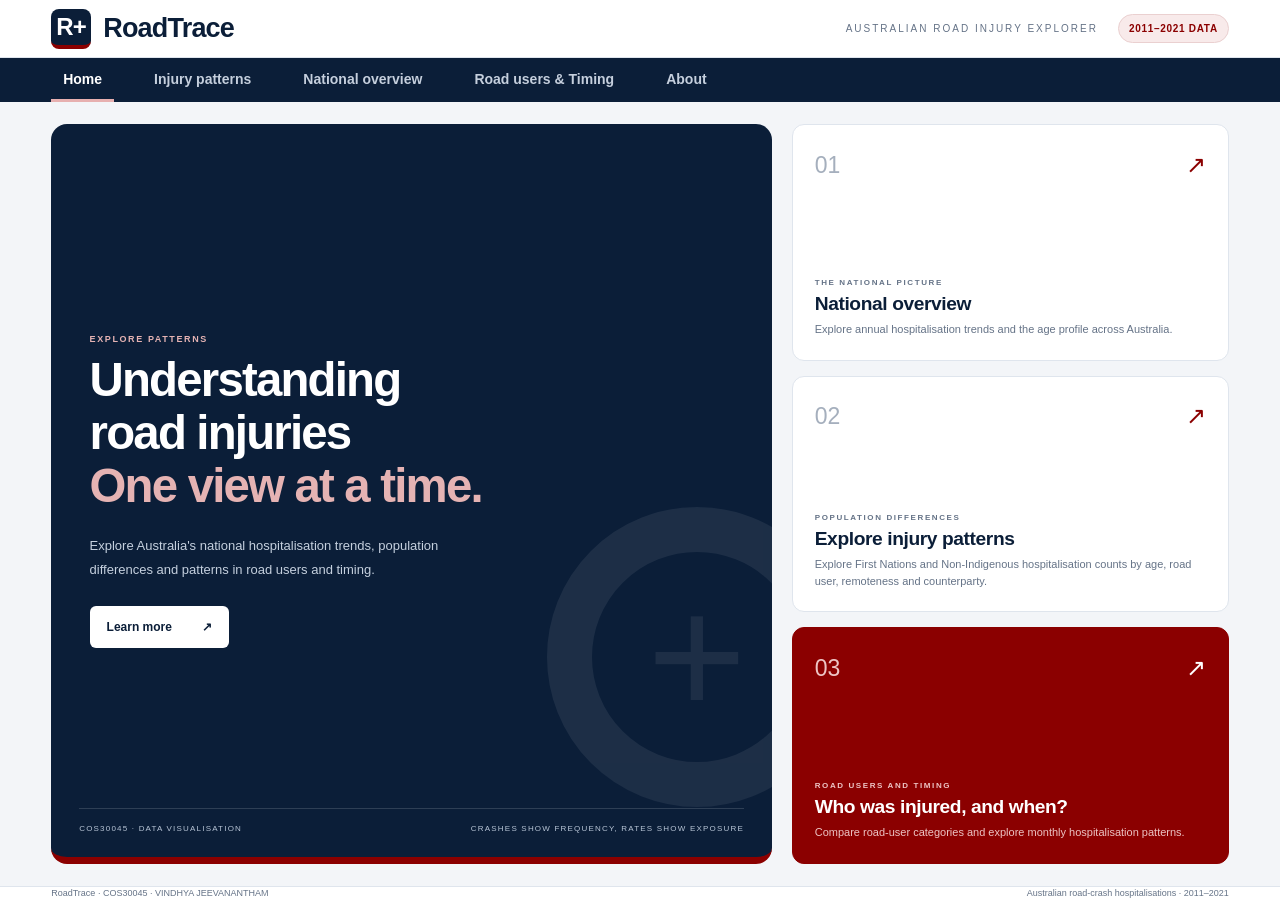
<file: index.html>
<!DOCTYPE html>
<html lang="en">

<head>
    <meta charset="UTF-8">
    <meta name="viewport" content="width=device-width, initial-scale=1.0">

    <title>RoadTrace | Home</title>
<link rel="stylesheet" href="css/style.css">
<link rel="stylesheet" href="css/navigation.css">
    <link rel="stylesheet" href="css/style.css">
    <script src="js/scripts.js" defer></script>
</head>

<body>
    <header class="site-header">
        <a href="index.html" class="brand">
            <span class="brand-logo">R+</span>
            RoadTrace
        </a>

        <span class="header-caption">
            AUSTRALIAN ROAD INJURY EXPLORER
        </span>

        <span class="prototype-badge">2011–2021 DATA</span>
    </header>

    <nav class="site-nav" aria-label="Main navigation">
        <a href="index.html" aria-current="page">Home</a>
        <a href="injuries.html">Injury patterns</a>
        <a href="national.html">National overview</a>
        <a href="timing.html">Road users & Timing</a>
        <a href="about.html">About</a>
    </nav>

    <main class="home-layout">
        <section class="home-hero">
            <div class="hero-copy">
                <p class="eyebrow">EXPLORE PATTERNS</p>

                <h1>
                    Understanding<br>
                    road injuries<br>
                    <span>One view at a time.</span>
                </h1>

                <p class="hero-description">
                    Explore Australia's national hospitalisation trends,
                    population differences and patterns in road users
                    and timing.
                </p>

                <a href="about.html" class="primary-button">
                    Learn more
                    <span aria-hidden="true">↗</span>
                </a>
            </div>

            <div class="hero-decoration" aria-hidden="true">
                <div class="decoration-ring"></div>
                <span>+</span>
            </div>

            <div class="hero-bottom">
                <span>COS30045 · DATA VISUALISATION</span>
                <span>CRASHES SHOW FREQUENCY, RATES SHOW EXPOSURE</span>
            </div>
        </section>

        <section class="home-links" aria-label="Explore the website">
            <a href="national.html" class="destination-card">
                <div class="destination-top">
                    <span class="card-number">01</span>
                    <span class="card-arrow" aria-hidden="true">↗</span>
                </div>

                <div>
                    <p class="eyebrow">THE NATIONAL PICTURE</p>
                    <h2>National overview</h2>
                    <p>
                        Explore annual hospitalisation trends
                        and the age profile across Australia.
                    </p>
                </div>
            </a>

            <a href="injuries.html" class="destination-card">
                <div class="destination-top">
                    <span class="card-number">02</span>
                    <span class="card-arrow" aria-hidden="true">↗</span>
                </div>

                <div>
                    <p class="eyebrow">POPULATION DIFFERENCES</p>
                    <h2>Explore injury patterns</h2>
                    <p>
                        Explore First Nations and Non-Indigenous
                        hospitalisation counts by age, road user,
                        remoteness and counterparty.
                    </p>
                </div>
            </a>

            <a href="timing.html" class="destination-card red-card">
                <div class="destination-top">
                    <span class="card-number">03</span>
                    <span class="card-arrow" aria-hidden="true">↗</span>
                </div>

                <div>
                    <p class="eyebrow">ROAD USERS AND TIMING</p>
                    <h2>Who was injured, and when?</h2>
                    <p>
                        Compare road-user categories and explore
                        monthly hospitalisation patterns.
                    </p>
                </div>
            </a>
        </section>
    </main>

    <footer class="site-footer">
        <span>RoadTrace · COS30045 · VINDHYA JEEVANANTHAM</span>
        <span>Australian road-crash hospitalisations · 2011–2021</span>
    </footer>
</body>

</html>
</file>
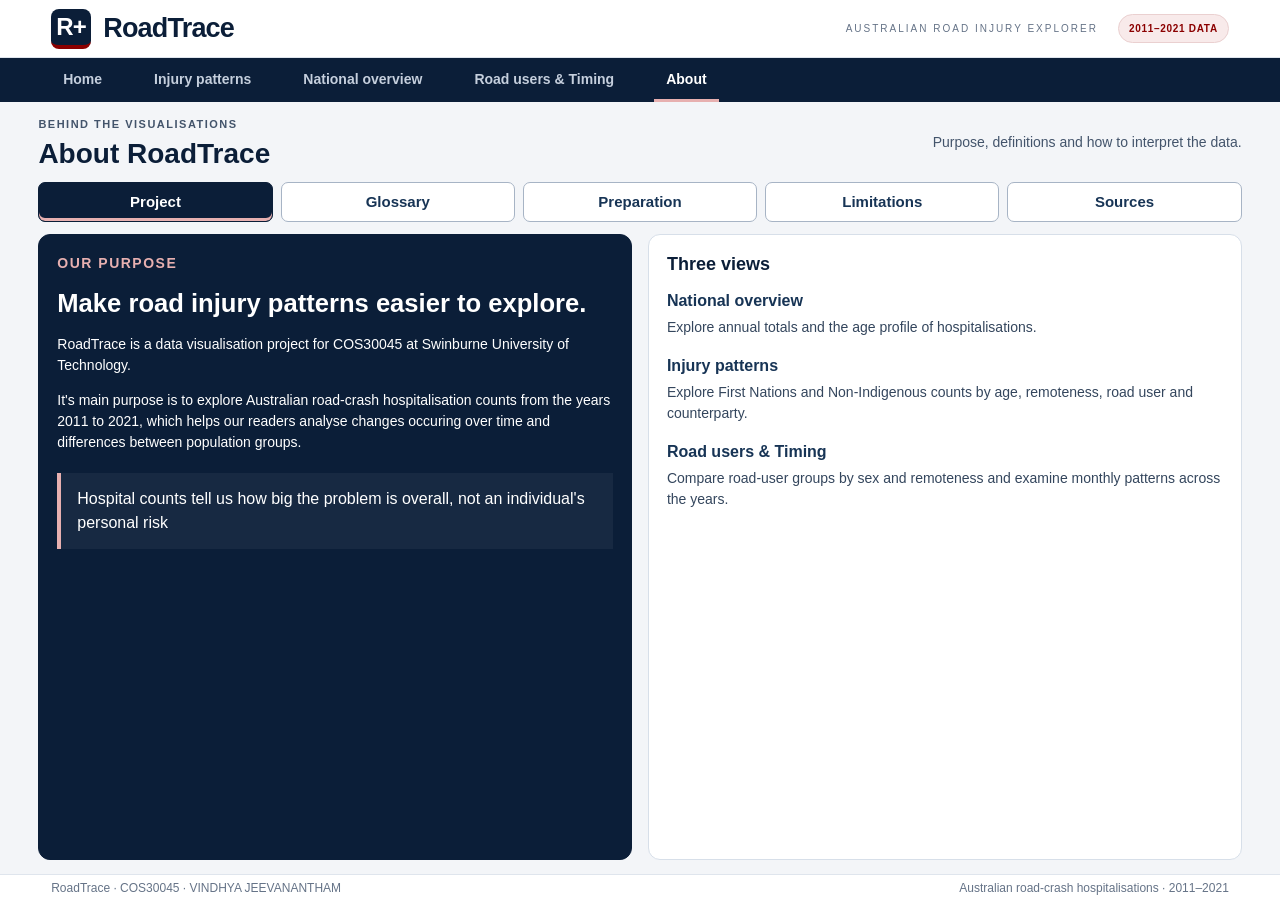
<file: about.html>
<!DOCTYPE html>
<html lang="en">

<head>
    <meta charset="UTF-8">
    <meta name="viewport" content="width=device-width, initial-scale=1">

    <title>RoadTrace | About</title>

    <link rel="stylesheet" href="css/style.css">
    <link rel="stylesheet" href="css/navigation.css">
    <link rel="stylesheet" href="css/about.css">

    <script src="js/scripts.js" defer></script>
    <script src="js/about.js" defer></script>
</head>

<body class="about-page">
    <header class="site-header">
        <a href="index.html" class="brand">
            <span class="brand-logo">R+</span>
            RoadTrace
        </a>

        <span class="header-caption">
            AUSTRALIAN ROAD INJURY EXPLORER
        </span>

        <span class="prototype-badge">2011–2021 DATA</span>
    </header>

    <nav class="site-nav" aria-label="Main navigation">
        <a href="index.html">Home</a>
        <a href="injuries.html">Injury patterns</a>
        <a href="national.html">National overview</a>
        <a href="timing.html">Road users & Timing</a>
        <a href="about.html" aria-current="page">About</a>
    </nav>

    <main class="about-main">
        <div class="about-heading">
            <div>
                <p class="about-eyebrow">BEHIND THE VISUALISATIONS</p>
                <h1>About RoadTrace</h1>
            </div>

            <p>Purpose, definitions and how to interpret the data.</p>
        </div>

        <div class="about-tabs" role="tablist"
            aria-label="About RoadTrace sections">

            <button type="button" role="tab"
                id="tab-project" aria-controls="panel-project"
                aria-selected="true" tabindex="0">
                Project
            </button>

            <button type="button" role="tab"
                id="tab-glossary" aria-controls="panel-glossary"
                aria-selected="false" tabindex="-1">
                Glossary
            </button>

            <button type="button" role="tab"
                id="tab-preparation" aria-controls="panel-preparation"
                aria-selected="false" tabindex="-1">
                Preparation
            </button>

            <button type="button" role="tab"
                id="tab-limitations" aria-controls="panel-limitations"
                aria-selected="false" tabindex="-1">
                Limitations
            </button>

            <button type="button" role="tab"
                id="tab-sources" aria-controls="panel-sources"
                aria-selected="false" tabindex="-1">
                Sources
            </button>
        </div>

        <div class="about-panels">
            <!-- PROJECT -->
            <section class="about-panel" role="tabpanel"
                id="panel-project" aria-labelledby="tab-project"
                tabindex="0">

                <div class="about-columns">
                    <article class="about-card about-card-dark">
                        <p class="about-eyebrow">OUR PURPOSE</p>
                        <h2>Make road injury patterns easier to explore.</h2>

                        <p>
                            RoadTrace is a data visualisation
                            project for COS30045 at Swinburne University
                            of Technology.
                        </p>

                        <p>
                            It's main purpose is to explore Australian road-crash
                            hospitalisation counts from the years 2011 to 2021,
                            which helps our readers analyse changes occuring over time
                            and differences between population groups.
                        </p>

                        <div class="about-callout">
                            Hospital counts tell us how big the problem is overall, 
                            not an individual's personal risk
                            
                        </div>
                    </article>

                    <article class="about-card">
                        <h2>Three views</h2>

                        <dl class="about-definitions">
                            <div>
                                <dt>National overview</dt>
                                <dd>
                                    Explore annual totals and the age
                                    profile of hospitalisations.
                                </dd>
                            </div>

                            <div>
                                <dt>Injury patterns</dt>
                                <dd>
                                    Explore First Nations and
                                    Non-Indigenous counts by age,
                                    remoteness, road user and counterparty.
                                </dd>
                            </div>

                            <div>
                                <dt>Road users & Timing</dt>
                                <dd>
                                    Compare road-user groups by sex and remoteness and examine
                                    monthly patterns across the years.
                                </dd>
                            </div>
                        </dl>


                    </article>
                </div>
            </section>

            <!-- GLOSSARY -->
            <section class="about-panel" role="tabpanel"
                id="panel-glossary" aria-labelledby="tab-glossary"
                tabindex="0" hidden>

                <div class="about-columns">
                    <article class="about-card">
                        <h2>People and hospitalisations</h2>

                        <dl class="about-definitions">
                            <div>
                                <dt>Hospitalised injury</dt>
                                <dd>
                                    An injury resulting in hospital
                                    admission, excluding in-hospital death
                                    under this source's definition.
                                </dd>
                            </div>

                            <div>
                                <dt>Road user</dt>
                                <dd>
                                    The injured person's role, such as
                                    car occupant, motorcyclist,
                                    pedal cyclist or pedestrian.
                                </dd>
                            </div>

                            <div>
                                <dt>Indigenous status</dt>
                                <dd>
                                    The source's classification used to
                                    present First Nations and
                                    Non-Indigenous hospitalisation counts.
                                </dd>
                            </div>
                        </dl>
                    </article>

                    <article class="about-card">
                        <h2>Places and chart labels</h2>

                        <dl class="about-definitions">
                            <div>
                                <dt>Remoteness</dt>
                                <dd>
                                    An area classification. Regional
                                    combines Inner and Outer Regional;
                                    Remote combines Remote and Very Remote.
                                    It should not be interpreted as an
                                    exact crash location.
                                </dd>
                            </div>

                            <div>
                                <dt>Counterparty</dt>
                                <dd>
                                    The other vehicle, object or party
                                    involved in the injury event.
                                </dd>
                            </div>

                            <div>
                                <dt>Unavailable / N/P</dt>
                                <dd>
                                    A complete published count is not
                                    available. This does not mean zero.
                                </dd>
                            </div>
                        </dl>
                    </article>
                </div>
            </section>

            <!-- PREPARATION -->
            <section class="about-panel" role="tabpanel"
                id="panel-preparation"
                aria-labelledby="tab-preparation"
                tabindex="0" hidden>

                <div class="about-columns">
                    <article class="about-card">
                        <h2>Preparing the source data</h2>

                        <ol class="about-steps">
                            <li>
                                <strong>Read the raw worksheets.</strong>
                                Import the original Excel data into KNIME.
                            </li>
                            <li>
                                <strong>Select the required records.</strong>
                                For the national dataset, retain records
                                classified as Traffic.
                            </li>
                            <li>
                                <strong>Standardise the columns.</strong>
                                Rename fields, create readable labels and
                                set calendar-month and age-group order.
                            </li>
                            <li>
                                <strong>Validate and export.</strong>
                                Check grouped totals and export cleaned
                                CSV files for the website.
                            </li>
                        </ol>
                    </article>

                    <article class="about-card">
                        <h2>How the website calculates counts</h2>

                        <dl class="about-definitions">
                            <div>
                                <dt>National pages</dt>
                                <dd>
                                    D3 filters the detailed records, then
                                    sums hospitalisations for each chart.
                                    The cleaned national CSV contains
                                    86,140 records.
                                </dd>
                            </div>

                            <div>
                                <dt>Population comparison</dt>
                                <dd>
                                    Annual counts require two distinct
                                    half-years with published numeric
                                    values. Incomplete annual counts
                                    remain unavailable.
                                </dd>
                            </div>

                            <div>
                                <dt>Road-user grouping</dt>
                                <dd>
                                    On Road users & timing, car position
                                    categories are combined into Car
                                    occupants. Heavy vehicle position
                                    categories are also combined.
                                </dd>
                            </div>
                        </dl>
                    </article>
                </div>
            </section>

            <!-- LIMITATIONS -->
            <section class="about-panel" role="tabpanel"
                id="panel-limitations"
                aria-labelledby="tab-limitations"
                tabindex="0" hidden>

                <div class="about-columns">
                    <article class="about-card">
                        <h2>Interpret comparisons carefully</h2>

                        <dl class="about-definitions">
                            <div>
                                <dt>Counts are not rates</dt>
                                <dd>
                                    Larger populations can produce larger
                                    counts. Population size and travel
                                    exposure are not adjusted for here.
                                </dd>
                            </div>

                            <div>
                                <dt>Unequal age bands</dt>
                                <dd>
                                    The age categories span different
                                    numbers of years, and differ between
                                    the national and First Nations files.
                                </dd>
                            </div>

                            <div>
                                <dt>Monthly totals</dt>
                                <dd>
                                    Months contain different numbers of
                                    days. The heatmap does not adjust
                                    counts to a daily average.
                                </dd>
                            </div>
                        </dl>
                    </article>

                    <article class="about-card">
                        <h2>Coverage and reporting changes</h2>

                        <dl class="about-definitions">
                            <div>
                                <dt>Breaks in the series</dt>
                                <dd>
                                    Admission-policy changes in Victoria
                                    from July 2012 and NSW from June 2017
                                    affect comparisons across years.
                                </dd>
                            </div>

                            <div>
                                <dt>Missing and unknown information</dt>
                                <dd>
                                    Unpublished values are not replaced
                                    with zero. Unknown categories are
                                    retained where available; displayed
                                    category totals may differ.
                                </dd>
                            </div>

                            <div>
                                <dt>Historical release</dt>
                                <dd>
                                    This project uses the 2023 workbooks
                                    covering 2011–2021. It does not
                                    represent the latest available year.
                                    Source data may be revised.
                                </dd>
                            </div>
                        </dl>
                    </article>
                </div>
            </section>

            <!-- SOURCES -->
            <section class="about-panel" role="tabpanel"
                id="panel-sources" aria-labelledby="tab-sources"
                tabindex="0" hidden>

                <div class="about-columns">
                    <article class="about-card">
                        <h2>Official data sources</h2>

                        <p>
                            BITRE and the Road Safety Data Hub publish
                            the hospitalised injury series using data
                            sourced from the Australian Institute of
                            Health and Welfare.
                        </p>

                        <ul class="about-source-list">
                            <li>
                                <a href="https://www.bitre.gov.au/resource/road-safety/hospitalised-injury">
                                    BITRE hospitalised injury publication
                                </a>
                            </li>
                            <li>
                                <a href="https://www.bitre.gov.au/sites/default/files/documents/hospitalisation_injury_publication_sep2023.xlsx">
                                    National workbook — September 2023
                                </a>
                            </li>
                            <li>
                                <a href="https://www.bitre.gov.au/sites/default/files/documents/First-Nations-hospitalised-injuries-2023.xlsx">
                                    First Nations workbook — 2023
                                </a>
                            </li>
                            <li>
                                <a href="https://www.bitre.gov.au/sites/default/files/documents/hospitalised-injury-data-dictionary-september-2023.pdf">
                                    Data dictionary — September 2023 (PDF)
                                </a>
                            </li>
                        </ul>
                    </article>

                    <article class="about-card">
                        <h2>Project and technology</h2>

                        <dl class="about-definitions">
                            <div>
                                <dt>Data preparation</dt>
                                <dd>
                                    KNIME Analytics Platform was used to
                                    clean, label, aggregate and validate
                                    the source data.
                                </dd>
                            </div>

                            <div>
                                <dt>Interactive visualisations</dt>
                                <dd>
                                    Charts are generated with D3.js v7.
                                    HTML, CSS and JavaScript provide the
                                    pages, layout and controls.
                                </dd>
                            </div>
                        </dl>

                        <div class="about-resource-links">
                            <a href="https://d3js.org/">D3 documentation</a>
                            <a href="https://www.knime.com/">
                                KNIME
                            </a>
                        </div>


                    </article>
                </div>
            </section>
        </div>
    </main>

    <footer class="site-footer">
        <span>RoadTrace · COS30045 · VINDHYA JEEVANANTHAM</span>
        <span>Australian road-crash hospitalisations · 2011–2021</span>
    </footer>
</body>

</html>
</file>
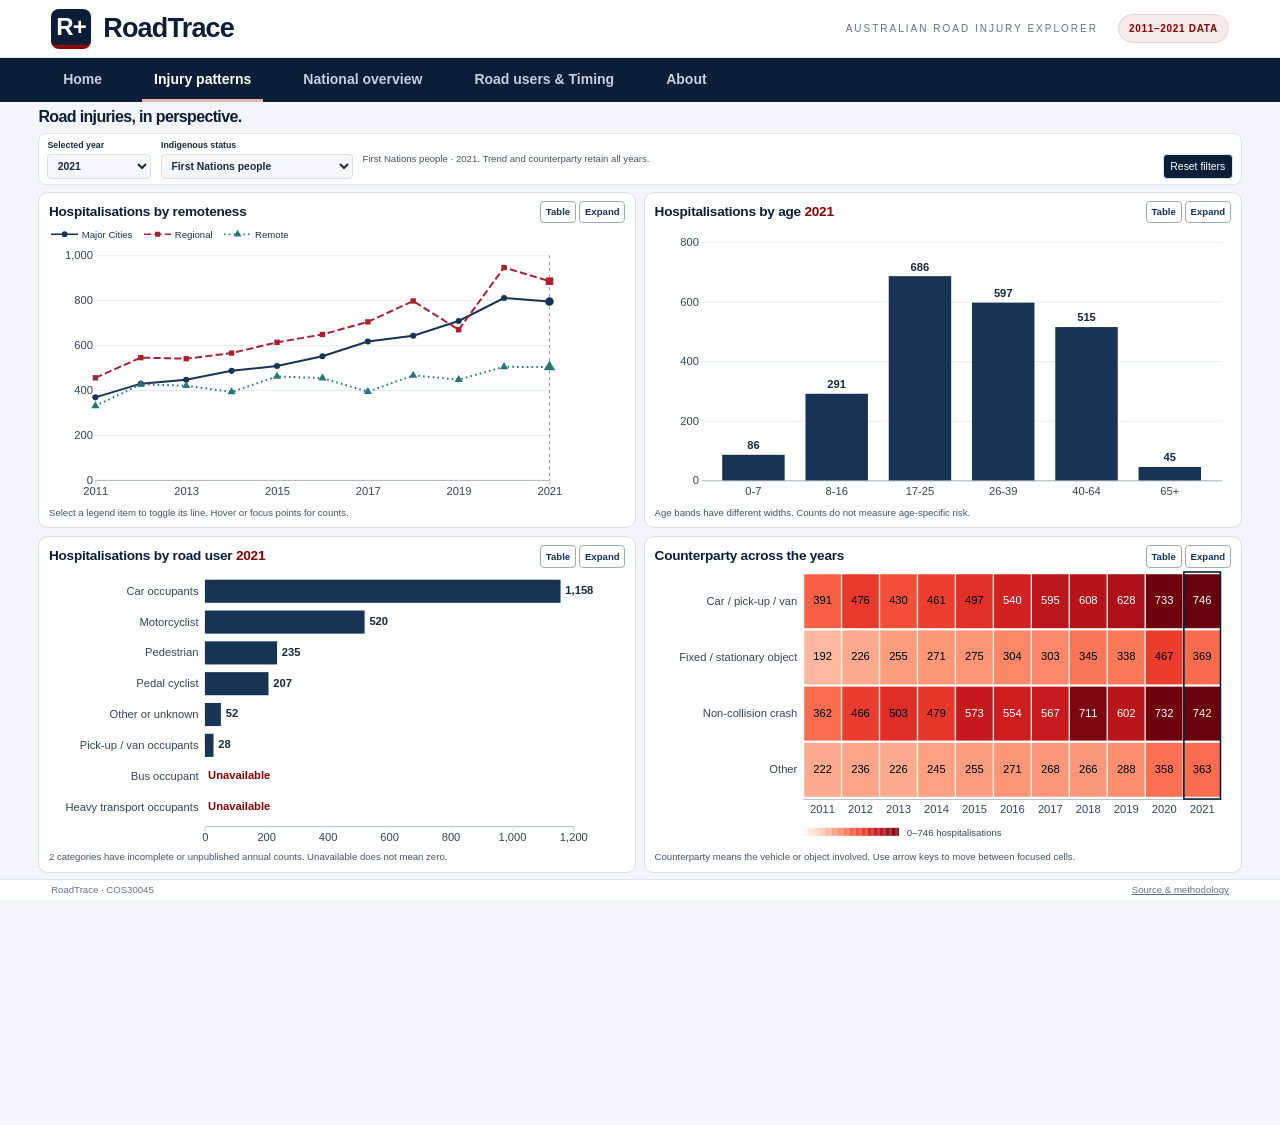
<file: injuries.html>
<!DOCTYPE html>
<html lang="en">

<head>
    <meta charset="UTF-8">
    <meta name="viewport" content="width=device-width, initial-scale=1">

    <title>RoadTrace | Injury patterns</title>

    <link rel="stylesheet" href="css/style.css">
    <link rel="stylesheet" href="css/navigation.css">
    <link rel="stylesheet" href="css/dashboard.css">

    <script src="js/d3.v7.min.js" defer></script>
    <script src="js/scripts.js" defer></script>
    <script src="js/injuries.js" defer></script>
</head>

<body class="injuries-page">
    <header class="site-header">
        <a href="index.html" class="brand">
            <span class="brand-logo">R+</span>
            RoadTrace
        </a>

        <span class="header-caption">
            AUSTRALIAN ROAD INJURY EXPLORER
        </span>

        <span class="prototype-badge">2011–2021 DATA</span>
    </header>

    <nav class="site-nav" aria-label="Main navigation">
        <a href="index.html">Home</a>
        <a href="injuries.html" aria-current="page">Injury patterns</a>
        <a href="national.html">National overview</a>
        <a href="timing.html">Road users & Timing</a>
        <a href="about.html">About</a>
    </nav>

    <main class="dashboard-layout" id="main-content">
        <div class="page-heading">
            <div>
                <p class="eyebrow">POPULATION DIFFERENCES</p>
                <h1>Road injuries, in perspective.</h1>
            </div>

            <p class="scope-note">
                Australia · Hospitalisation counts<br>
                Counts describe burden, not population risk.
            </p>
        </div>

        <form class="filter-bar" id="filters">
            <label for="year">
                Selected year
                <select id="year" disabled></select>
            </label>

            <label for="status">
                Indigenous status
                <select id="status" disabled></select>
            </label>

            <p id="selection" role="status" aria-live="polite">
                Loading data…
            </p>

            <button type="button" id="reset" disabled>
                Reset filters
            </button>
        </form>

        <div class="charts-grid" id="charts">
            <section class="chart-card" data-key="trend"
                aria-labelledby="trend-title">

                <div class="chart-heading">
                    <h2 id="trend-title">Hospitalisations by remoteness</h2>

                    <div class="chart-actions">
                        <button type="button" class="table-toggle"
                            data-table="trend"
                            aria-label="View remoteness data table">
                            Table
                        </button>
                        <button type="button" class="expand-toggle"
                            data-expand="trend" aria-expanded="false">
                            Expand
                        </button>
                    </div>
                </div>

                <p class="chart-context">
                    All years · selected year highlighted
                </p>

                <div id="trend-legend" class="line-legend"
                    aria-label="Show or hide remoteness lines"></div>

                <div class="plot" id="trend"></div>

                <p class="chart-note">
                    Select a legend item to toggle its line.
                    Hover or focus points for counts.
                </p>
            </section>

            <section class="chart-card" data-key="age"
                aria-labelledby="age-title">

                <div class="chart-heading">
                    <h2 id="age-title">
                        Hospitalisations by age
                        <span class="selected-year"></span>
                    </h2>

                    <div class="chart-actions">
                        <button type="button" class="table-toggle"
                            data-table="age"
                            aria-label="View age data table">
                            Table
                        </button>
                        <button type="button" class="expand-toggle"
                            data-expand="age" aria-expanded="false">
                            Expand
                        </button>
                    </div>
                </div>

                <p class="chart-context">Selected year</p>

                <div class="plot" id="age"></div>

                <p class="chart-note">
                    Age bands have different widths.
                    Counts do not measure age-specific risk.
                </p>
            </section>

            <section class="chart-card" data-key="road"
                aria-labelledby="road-title">

                <div class="chart-heading">
                    <h2 id="road-title">
                        Hospitalisations by road user
                        <span class="selected-year"></span>
                    </h2>

                    <div class="chart-actions">
                        <button type="button" class="table-toggle"
                            data-table="road"
                            aria-label="View road-user data table">
                            Table
                        </button>
                        <button type="button" class="expand-toggle"
                            data-expand="road" aria-expanded="false">
                            Expand
                        </button>
                    </div>
                </div>

                <p class="chart-context">Selected year</p>

                <div class="plot" id="road"></div>

                <p class="chart-note" id="road-note"></p>
            </section>

            <section class="chart-card" data-key="heat"
                aria-labelledby="heat-title">

                <div class="chart-heading">
                    <h2 id="heat-title">Counterparty across the years</h2>

                    <div class="chart-actions">
                        <button type="button" class="table-toggle"
                            data-table="heat"
                            aria-label="View counterparty data table">
                            Table
                        </button>
                        <button type="button" class="expand-toggle"
                            data-expand="heat" aria-expanded="false">
                            Expand
                        </button>
                    </div>
                </div>

                <p class="chart-context">
                    All years · selected year outlined
                </p>

                <div class="plot" id="heat"></div>

                <p class="chart-note">
                    Counterparty means the vehicle or object involved.
                    Use arrow keys to move between focused cells.
                </p>
            </section>
        </div>
    </main>

    <footer class="site-footer">
        <span>RoadTrace · COS30045</span>
        <a href="about.html">Source & methodology</a>
    </footer>

    <div id="tooltip" role="tooltip" hidden></div>

    <dialog id="data-dialog" aria-labelledby="table-title">
        <div class="dialog-heading">
            <h2 id="table-title"></h2>
            <button id="close-dialog" type="button">Close ×</button>
        </div>

        <p>Unavailable counts are not zero.</p>
        <div id="table-content"></div>
    </dialog>
</body>

</html>
</file>
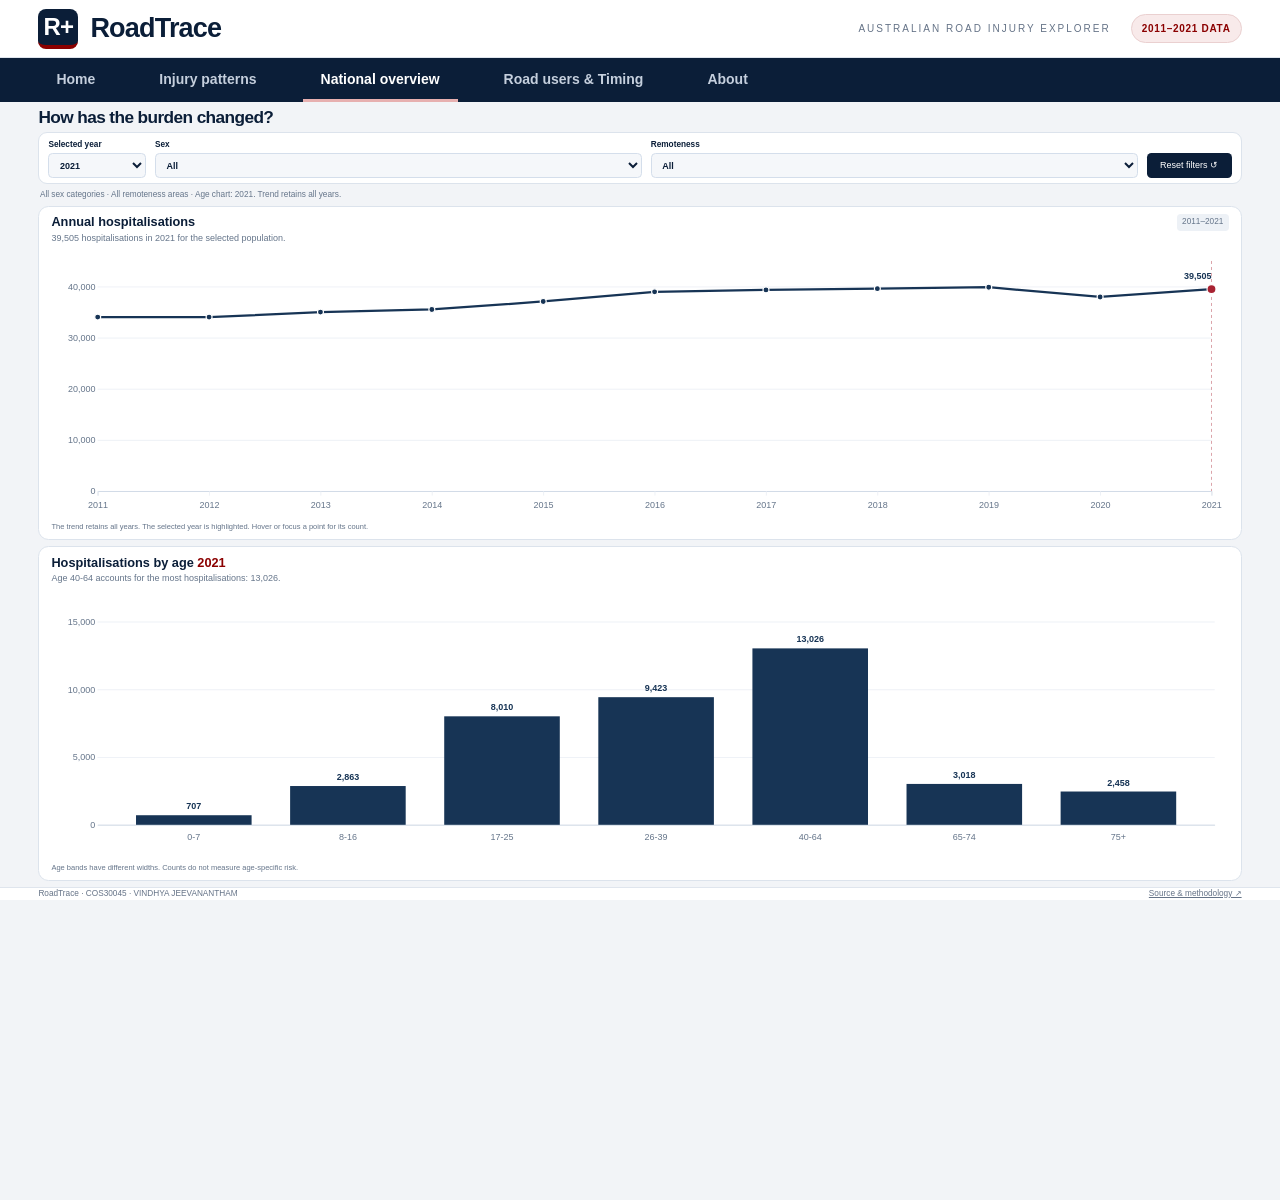
<file: national.html>
<!DOCTYPE html>
<html lang="en">

<head>
    <meta charset="UTF-8">
    <meta name="viewport" content="width=device-width, initial-scale=1">

    <title>RoadTrace | National overview</title>

    <link rel="stylesheet" href="css/style.css">
    <link rel="stylesheet" href="css/national.css">

    <link rel="stylesheet" href="css/style.css">
<link rel="stylesheet" href="css/national.css">
<link rel="stylesheet" href="css/navigation.css">
    <script src="js/d3.v7.min.js" defer></script>
    <script src="js/scripts.js" defer></script>
    <script src="js/national.js" defer></script>
</head>

<body class="national-page overview-page">
    <header class="site-header">
        <a href="index.html" class="brand">
            <span class="brand-logo">R+</span>
            RoadTrace
        </a>

        <span class="header-caption">
            AUSTRALIAN ROAD INJURY EXPLORER
        </span>

        <span class="prototype-badge">2011–2021 DATA</span>
    </header>

 <nav class="site-nav" aria-label="Main navigation">
    <a href="index.html">Home</a>
    <a href="injuries.html">Injury patterns</a>
    <a href="national.html">National overview</a>
    <a href="timing.html">Road users & Timing</a>
    <a href="about.html">About</a>
</nav>

    <main class="national-main">
        <section class="national-intro">
            <div>
                <p class="national-eyebrow">THE NATIONAL PICTURE</p>
                <h1>How has the burden changed?</h1>
                <p class="national-description">
                    Explore changes over time and the age profile of
                    road-crash hospitalisations across Australia.
                </p>
            </div>

            <p class="national-scope">
                Hospitalisation counts<br>
                Counts describe burden, not population risk.
            </p>
        </section>

        <form id="national-filters" class="national-filters">
            <label for="national-year">
                Selected year
                <select id="national-year" disabled></select>
            </label>

            <label for="national-sex">
                Sex
                <select id="national-sex" disabled></select>
            </label>

            <label for="national-remoteness">
                Remoteness
                <select id="national-remoteness" disabled></select>
            </label>

            <button id="national-reset" type="button" disabled>
                Reset filters ↺
            </button>
        </form>

        <p id="national-selection" class="national-selection"
            role="status" aria-live="polite">
            Loading national data…
        </p>

        <div class="national-charts">
            <section class="national-card">
                <div class="national-card-heading">
                    <div>
                        <p class="national-eyebrow">01 · CHANGE OVER TIME</p>
                        <h2>Annual hospitalisations</h2>
                    </div>
                    <span class="national-badge">2011–2021</span>
                </div>

                <p id="national-trend-summary" class="national-chart-summary"></p>

                <div id="national-trend" class="national-plot"></div>

                <p class="national-chart-note">
                    The trend retains all years. The selected year is
                    highlighted. Hover or focus a point for its count.
                </p>
            </section>

            <section class="national-card">
                <div class="national-card-heading">
                    <div>
                        <p class="national-eyebrow">02 · AGE PROFILE</p>
                        <h2>
                            Hospitalisations by age
                            <span id="national-age-year">2021</span>
                        </h2>
                    </div>
                </div>

                <p id="national-age-summary" class="national-chart-summary"></p>

                <div id="national-age" class="national-plot"></div>

                <p class="national-chart-note">
                    Age bands have different widths. Counts do not measure
                    age-specific risk.
                </p>
            </section>
        </div>

        <p class="national-method-note">
            Scope: records classified as Traffic in the national workbook.
            Unknown categories are retained. Changes in reporting and
            admission practices should be considered when interpreting trends.
        </p>
    </main>

    <footer class="site-footer">
        <span>RoadTrace · COS30045 · VINDHYA JEEVANANTHAM</span>
        <a href="about.html">Source & methodology ↗</a>
    </footer>

    <div id="national-tooltip" role="tooltip" hidden></div>
</body>

</html>
</file>
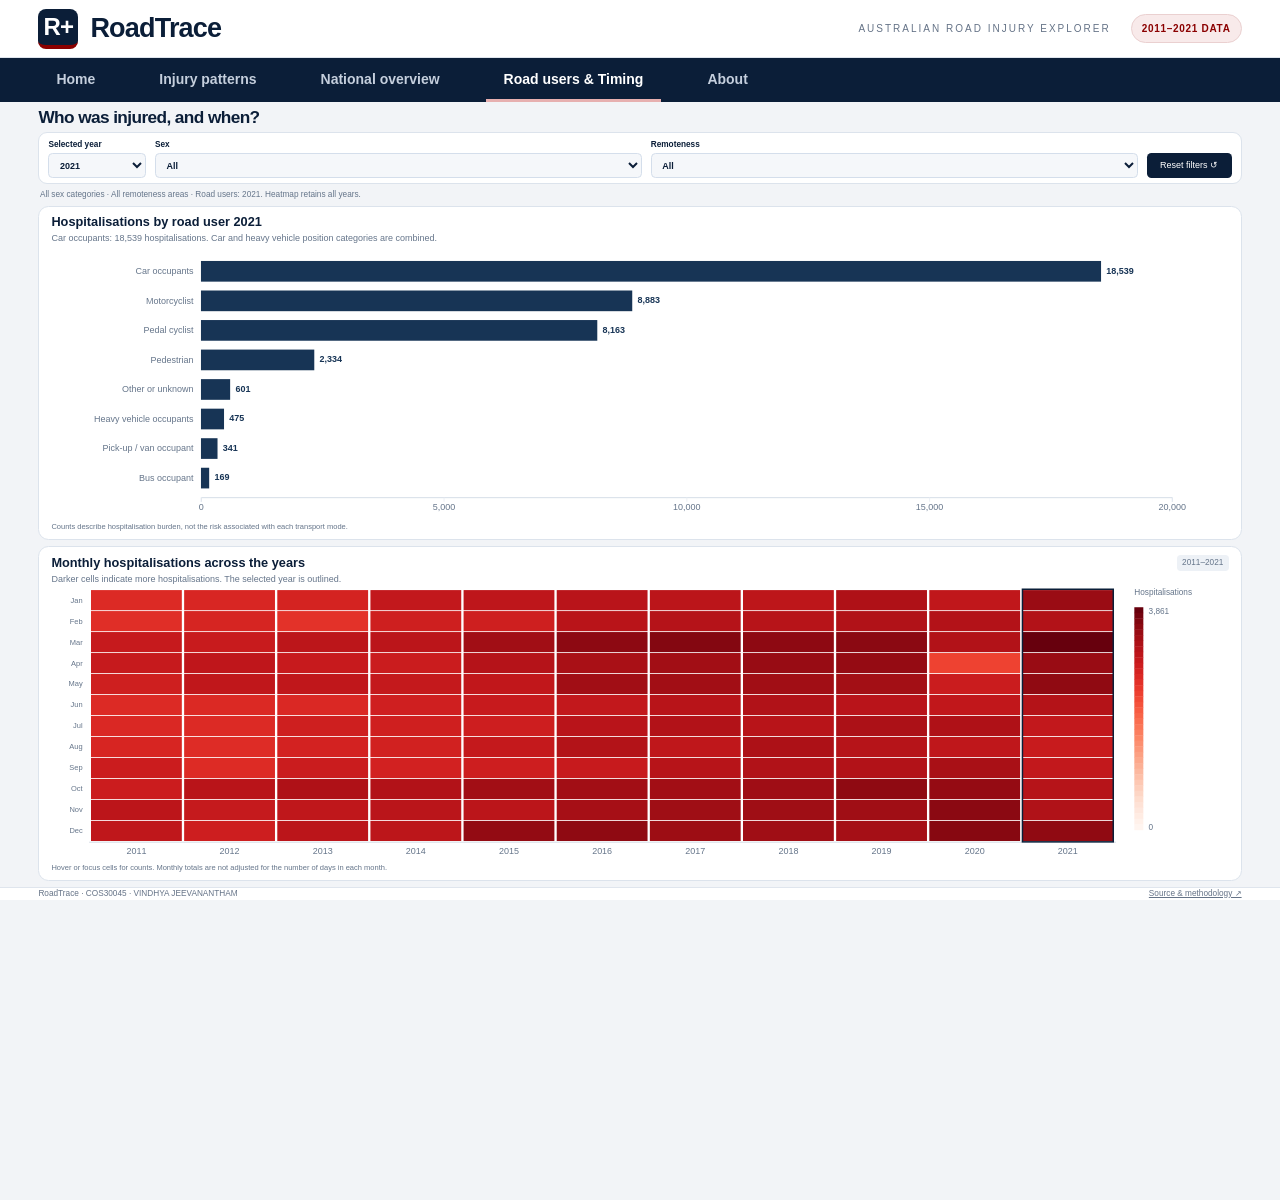
<file: timing.html>
<!DOCTYPE html>
<html lang="en">

<head>
    <meta charset="UTF-8">
    <meta name="viewport" content="width=device-width, initial-scale=1">

    <title>RoadTrace | Road users & timing</title>

    <link rel="stylesheet" href="css/style.css">
    <link rel="stylesheet" href="css/national.css">
<link rel="stylesheet" href="css/style.css">
<link rel="stylesheet" href="css/national.css">
<link rel="stylesheet" href="css/navigation.css">

    <script src="js/d3.v7.min.js" defer></script>
    <script src="js/scripts.js" defer></script>
    <script src="js/timing.js" defer></script>
</head>

<body class="national-page timing-page">
    <header class="site-header">
        <a href="index.html" class="brand">
            <span class="brand-logo">R+</span>
            RoadTrace
        </a>

        <span class="header-caption">
            AUSTRALIAN ROAD INJURY EXPLORER
        </span>

        <span class="prototype-badge">2011–2021 DATA</span>
    </header>

<nav class="site-nav" aria-label="Main navigation">
    <a href="index.html">Home</a>
    <a href="injuries.html">Injury patterns</a>
    <a href="national.html">National overview</a>
    <a href="timing.html">Road users & Timing</a>
    <a href="about.html">About</a>
</nav>

    <main class="national-main">
        <section class="national-intro">
            <h1>Who was injured, and when?</h1>
        </section>

        <form id="national-filters" class="national-filters">
            <label for="national-year">
                Selected year
                <select id="national-year" disabled></select>
            </label>

            <label for="national-sex">
                Sex
                <select id="national-sex" disabled></select>
            </label>

            <label for="national-remoteness">
                Remoteness
                <select id="national-remoteness" disabled></select>
            </label>

            <button id="national-reset" type="button" disabled>
                Reset filters ↺
            </button>
        </form>

        <p id="national-selection" class="national-selection"
            role="status" aria-live="polite">
            Loading national data…
        </p>

        <div class="national-charts">
            <section class="national-card">
                <div class="national-card-heading">
                    <h2>
                        Hospitalisations by road user
                        <span id="road-year">2021</span>
                    </h2>
                </div>

                <p id="road-summary" class="national-chart-summary"></p>

                <div id="road-plot" class="national-plot"></div>

                <p class="national-chart-note">
                    Counts describe hospitalisation burden, not the risk
                    associated with each transport mode.
                </p>
            </section>

            <section class="national-card">
                <div class="national-card-heading">
                    <h2>Monthly hospitalisations across the years</h2>
                    <span class="national-badge">2011–2021</span>
                </div>

                <p class="national-chart-summary">
                    Darker cells indicate more hospitalisations.
                    The selected year is outlined.
                </p>

                <div id="month-plot" class="national-plot"></div>

                <p class="national-chart-note">
                    Hover or focus cells for counts. Monthly totals are
                    not adjusted for the number of days in each month.
                </p>
            </section>
        </div>
    </main>

    <footer class="site-footer">
        <span>RoadTrace · COS30045 · VINDHYA JEEVANANTHAM</span>
        <a href="about.html">Source & methodology ↗</a>
    </footer>

    <div id="national-tooltip" role="tooltip" hidden></div>
</body>

</html>
</file>
<file: css/style.css>
/* ========================================
   THEME
   ======================================== */

:root {
    --navy: #0b1e38;
    --navy-light: #173455;
    --blood-red: #8b0000;
    --white: #ffffff;
    --background: #f3f5f8;
    --text: #172b43;
    --muted: #657387;
    --border: #dfe5ed;
}

/* ========================================
   FIXED SCREEN — NO SCROLLING
   ======================================== */

* {
    box-sizing: border-box;
}

html {
    width: 100%;
    height: 100%;
    overflow: hidden;
}

body {
    width: 100%;
    height: 100vh;
    height: 100dvh;
    margin: 0;
    overflow: hidden;

    display: grid;
    grid-template-rows:
        64px
        46px
        minmax(0, 1fr)
        30px;

    background: var(--background);
    color: var(--text);
    font-family: "Segoe UI", Arial, sans-serif;
    font-size: 14px;
    line-height: 1.5;
}

h1,
h2,
h3,
p {
    margin-top: 0;
}

a {
    color: inherit;
}

button,
select {
    font: inherit;
}

a:focus-visible {
    outline: 3px solid #c95e5e;
    outline-offset: -3px;
}

.eyebrow {
    margin-bottom: 7px;
    color: var(--muted);
    font-size: 9px;
    font-weight: 800;
    letter-spacing: 1.6px;
}

/* ========================================
   SHARED HEADER
   ======================================== */

.site-header {
    display: flex;
    align-items: center;
    gap: 20px;
    min-width: 0;
    padding: 0 4%;
    overflow: hidden;

    background: var(--white);
    border-bottom: 1px solid var(--border);
}

.brand {
    display: flex;
    align-items: center;
    flex-shrink: 0;
    gap: 10px;

    color: var(--navy);
    font-size: 25px;
    font-weight: 800;
    letter-spacing: -0.8px;
    text-decoration: none;
}

.brand-logo {
    display: grid;
    place-items: center;
    width: 37px;
    height: 37px;

    background: var(--navy);
    border-bottom: 4px solid var(--blood-red);
    border-radius: 8px;

    color: var(--white);
    font-size: 19px;
}

.header-caption {
    margin-left: auto;
    color: var(--muted);
    font-size: 9px;
    letter-spacing: 1.7px;
    white-space: nowrap;
}

.prototype-badge {
    padding: 5px 10px;
    background: #f8eaea;
    border: 1px solid #ead0d0;
    border-radius: 25px;

    color: var(--blood-red);
    font-size: 8px;
    font-weight: 800;
    letter-spacing: 0.7px;
    white-space: nowrap;
}

/* ========================================
   SHARED TOP NAVIGATION
   ======================================== */

.site-nav {
    display: flex;
    align-items: stretch;
    gap: 30px;
    min-width: 0;
    padding: 0 4%;
    overflow: hidden;
    background: var(--navy);
}

.site-nav a {
    display: flex;
    align-items: center;
    justify-content: center;
    padding: 0 10px;

    border-bottom: 3px solid transparent;
    color: #c4cfdd;

    font-size: 13px;
    font-weight: 650;
    text-decoration: none;
    white-space: nowrap;
}

.site-nav a:hover {
    background: #ffffff08;
    color: var(--white);
}

.site-nav a[aria-current="page"] {
    border-bottom-color: #e2aaaa;
    color: var(--white);
}

/* ========================================
   HOME PAGE
   ======================================== */

.home-layout {
    display: grid;
    grid-template-columns:
        minmax(0, 1.65fr)
        minmax(0, 1fr);

    gap: 20px;
    min-width: 0;
    min-height: 0;
    padding: 22px 4%;
    overflow: hidden;
}

.home-hero {
    position: relative;
    display: flex;
    align-items: center;
    min-width: 0;
    min-height: 0;
    padding: clamp(24px, 3vw, 48px);
    overflow: hidden;

    background: var(--navy);
    border-bottom: 7px solid var(--blood-red);
    border-radius: 16px;
    color: var(--white);
}

.hero-copy {
    position: relative;
    z-index: 1;
    max-width: 540px;
}

.home-hero .eyebrow {
    color: #e5b3b3;
}

.home-hero h1 {
    margin-bottom: 22px;
    font-size: clamp(30px, 3.7vw, 58px);
    line-height: 1.12;
    letter-spacing: -1.8px;
}

.home-hero h1 span {
    color: #e5b3b3;
}

.hero-description {
    max-width: 410px;
    margin-bottom: 25px;
    color: #c5d0de;
    font-size: 13px;
    line-height: 1.8;
}

.primary-button {
    display: inline-flex;
    align-items: center;
    justify-content: space-between;
    gap: 30px;

    padding: 12px 17px;
    background: var(--white);
    border-radius: 6px;

    color: var(--navy);
    font-size: 12px;
    font-weight: 750;
    text-decoration: none;
}

.primary-button:hover {
    background: #f5dddd;
}

.hero-decoration {
    position: absolute;
    right: -75px;
    bottom: 50px;
    width: 300px;
    height: 300px;
    opacity: 0.07;
    pointer-events: none;
}

.decoration-ring {
    position: absolute;
    inset: 0;
    border: 45px solid var(--white);
    border-radius: 50%;
}

.hero-decoration > span {
    position: absolute;
    inset: 0;
    display: grid;
    place-items: center;
    color: var(--white);
    font-size: 170px;
    font-weight: 300;
}

.hero-bottom {
    position: absolute;
    right: 28px;
    bottom: 22px;
    left: 28px;

    display: flex;
    justify-content: space-between;
    gap: 15px;

    padding-top: 14px;
    border-top: 1px solid #ffffff25;

    color: #b8c5d6;
    font-size: 8px;
    letter-spacing: 1.2px;
}

.home-links {
    display: grid;
    grid-template-rows: repeat(3, minmax(0, 1fr));
    gap: 15px;
    min-width: 0;
    min-height: 0;
}

.destination-card {
    display: flex;
    flex-direction: column;
    justify-content: space-between;

    min-width: 0;
    min-height: 0;
    padding: clamp(15px, 1.7vw, 25px);
    overflow: hidden;

    background: var(--white);
    border: 1px solid var(--border);
    border-radius: 12px;

    text-decoration: none;
}

.destination-card:hover {
    border-color: var(--blood-red);
    background: #fcf8f8;
}

.destination-top {
    display: flex;
    align-items: center;
    justify-content: space-between;
    gap: 12px;
    margin-bottom: 8px;
}

.card-number {
    color: #a5afbd;
    font-size: 23px;
    font-weight: 300;
}

.card-arrow {
    color: var(--blood-red);
    font-size: 24px;
}

.destination-card .eyebrow {
    margin-bottom: 3px;
    font-size: 8px;
}

.destination-card h2 {
    margin-bottom: 5px;
    color: var(--navy);
    font-size: clamp(16px, 1.5vw, 22px);
    line-height: 1.25;
    letter-spacing: -0.4px;
}

.destination-card p:not(.eyebrow) {
    margin-bottom: 0;
    color: var(--muted);
    font-size: 11px;
}

.red-card {
    background: var(--blood-red);
    border-color: var(--blood-red);
}

.red-card:hover {
    background: #710000;
}

.red-card h2,
.red-card .card-arrow {
    color: var(--white);
}

.red-card .card-number,
.red-card .eyebrow,
.red-card p:not(.eyebrow) {
    color: #edc4c4;
}

/* ========================================
   DASHBOARD PAGES
   ======================================== */

.dashboard-layout {
    display: grid;
    grid-template-rows:
        auto
        auto
        minmax(0, 1fr);

    gap: 16px;
    min-width: 0;
    min-height: 0;
    padding: 20px 4%;
    overflow: hidden;
}

.page-heading {
    display: flex;
    align-items: center;
    justify-content: space-between;
    gap: 18px;
    min-width: 0;
}

.page-heading h1 {
    margin-bottom: 0;
    color: var(--navy);
    font-size: clamp(22px, 2.1vw, 32px);
    line-height: 1.15;
    letter-spacing: -0.8px;
}

.page-badge {
    padding: 6px 10px;
    background: var(--white);
    border: 1px solid var(--border);
    border-radius: 5px;

    color: var(--muted);
    font-size: 8px;
    letter-spacing: 0.7px;
    white-space: nowrap;
}

/* ========================================
   FILTER BAR
   ======================================== */

.filter-bar {
    display: grid;
    grid-template-columns:
        repeat(3, minmax(0, 1fr))
        auto;

    align-items: end;
    gap: 15px;

    margin: 0;
    padding: 13px 17px;

    background: var(--white);
    border: 1px solid var(--border);
    border-radius: 10px;
}

.filter-bar label {
    display: flex;
    flex-direction: column;
    gap: 6px;
    min-width: 0;

    color: var(--navy);
    font-size: 9px;
    font-weight: 750;
    letter-spacing: 0.7px;
    text-transform: uppercase;
}

.filter-bar select {
    width: 100%;
    min-width: 0;
    padding: 8px 10px;

    background: #f5f7fa;
    border: 1px solid #d7dfe9;
    border-radius: 5px;

    color: var(--muted);
    font-size: 11px;
}

.filter-bar button {
    padding: 8px 13px;
    background: #edf0f5;
    border: 1px solid #d7dfe9;
    border-radius: 5px;

    color: var(--muted);
    font-size: 11px;
    white-space: nowrap;
}

select:disabled,
button:disabled {
    opacity: 1;
    cursor: not-allowed;
}

/* ========================================
   CHARTS
   ======================================== */

.charts-grid {
    display: grid;
    grid-template-columns: repeat(2, minmax(0, 1fr));
    gap: 18px;

    min-width: 0;
    min-height: 0;
    overflow: hidden;
}

.chart-card {
    display: flex;
    flex-direction: column;

    min-width: 0;
    min-height: 0;
    padding: 20px;
    overflow: hidden;

    background: var(--white);
    border: 1px solid var(--border);
    border-radius: 12px;
}

.chart-heading {
    display: flex;
    align-items: flex-start;
    justify-content: space-between;
    flex-shrink: 0;
    gap: 12px;
    margin-bottom: 14px;
}

.chart-heading h2 {
    margin-bottom: 0;
    color: var(--navy);
    font-size: 18px;
    line-height: 1.3;
    letter-spacing: -0.3px;
}

.chart-badge {
    padding: 4px 7px;
    background: #edf0f5;
    border-radius: 4px;

    color: var(--muted);
    font-size: 8px;
    white-space: nowrap;
}

.chart-placeholder {
    display: flex;
    flex: 1 1 0;
    flex-direction: column;
    align-items: center;
    justify-content: center;

    min-width: 0;
    min-height: 0;
    padding: 15px;
    overflow: hidden;

    background:
        repeating-linear-gradient(
            to top,
            transparent 0,
            transparent 49px,
            #edf0f5 50px
        );

    border: 1px dashed #cbd5e1;
    border-radius: 8px;
    text-align: center;
}

.placeholder-symbol {
    color: var(--blood-red);
    font-size: 40px;
    line-height: 1;
}

.chart-placeholder h3 {
    margin: 13px 0 6px;
    color: var(--navy);
    font-size: 15px;
}

.chart-placeholder p {
    max-width: 290px;
    margin-bottom: 15px;
    color: var(--muted);
    font-size: 12px;
}

.placeholder-tag {
    padding: 4px 8px;
    background: #edf0f5;
    border-radius: 4px;

    color: var(--muted);
    font-size: 8px;
    letter-spacing: 1px;
}

.chart-note {
    flex-shrink: 0;
    margin: 11px 0 0;
    color: var(--muted);
    font-size: 10px;
}

/* ========================================
   ABOUT PAGE
   ======================================== */

.about-layout {
    display: grid;
    grid-template-rows: auto minmax(0, 1fr);
    gap: 16px;

    min-width: 0;
    min-height: 0;
    padding: 20px 4%;
    overflow: hidden;
}

.about-grid {
    display: grid;
    grid-template-columns: repeat(2, minmax(0, 1fr));
    grid-template-rows: repeat(2, minmax(0, 1fr));
    gap: 16px;

    min-width: 0;
    min-height: 0;
    overflow: hidden;
}

.information-card {
    min-width: 0;
    min-height: 0;
    padding: 22px;
    overflow: hidden;

    background: var(--white);
    border: 1px solid var(--border);
    border-top: 3px solid var(--blood-red);
    border-radius: 11px;
}

.information-card h2 {
    margin-bottom: 12px;
    color: var(--navy);
    font-size: 18px;
    line-height: 1.3;
}

.information-card p:not(.eyebrow) {
    margin-bottom: 10px;
    color: var(--muted);
    font-size: 12px;
}

.progress-list {
    display: grid;
    gap: 12px;
    margin: 15px 0 0;
    padding: 0;
    list-style: none;
}

.progress-list li {
    display: flex;
    align-items: center;
    gap: 10px;
    color: var(--muted);
    font-size: 12px;
}

.progress-dot {
    flex-shrink: 0;
    width: 9px;
    height: 9px;
    border: 1px solid #b8c2cf;
    border-radius: 50%;
}

.progress-dot.complete {
    background: var(--blood-red);
    border-color: var(--blood-red);
}

/* ========================================
   FOOTER
   ======================================== */

.site-footer {
    display: flex;
    align-items: center;
    justify-content: space-between;
    gap: 15px;

    min-width: 0;
    padding: 0 4%;
    overflow: hidden;

    background: var(--white);
    border-top: 1px solid var(--border);
    color: var(--muted);
    font-size: 9px;
    white-space: nowrap;
}

/* ========================================
   COMPACT LAPTOP SCREENS
   ======================================== */

@media (max-height: 760px) {
    body {
        grid-template-rows:
            54px
            42px
            minmax(0, 1fr)
            26px;
    }

    .home-layout,
    .dashboard-layout,
    .about-layout {
        gap: 12px;
        padding-top: 13px;
        padding-bottom: 13px;
    }

    .home-hero h1 {
        margin-bottom: 15px;
        font-size: clamp(27px, 3.5vw, 46px);
    }

    .hero-description {
        margin-bottom: 17px;
        font-size: 12px;
    }

    .destination-card {
        padding: 14px 18px;
    }

    .destination-top {
        margin-bottom: 4px;
    }

    .card-number,
    .card-arrow {
        font-size: 20px;
    }

    .chart-card,
    .information-card {
        padding: 15px;
    }

    .information-card h2 {
        margin-bottom: 8px;
        font-size: 16px;
    }

    .information-card p:not(.eyebrow) {
        margin-bottom: 7px;
        font-size: 11px;
    }

    .progress-list {
        gap: 8px;
        margin-top: 10px;
    }

    .progress-list li {
        font-size: 11px;
    }
}

/* ========================================
   NARROW SCREENS — STILL NO SCROLLING
   ======================================== */

@media (max-width: 900px) {
    .header-caption {
        display: none;
    }

    .prototype-badge {
        margin-left: auto;
    }

    .home-layout {
        grid-template-columns:
            minmax(0, 1.3fr)
            minmax(0, 1fr);
    }

    .home-hero {
        padding: 25px;
    }

    .home-hero h1 {
        font-size: clamp(27px, 4.2vw, 40px);
    }

    .hero-bottom span:last-child {
        display: none;
    }

    .chart-badge {
        display: none;
    }

    .chart-heading h2 {
        font-size: 16px;
    }

    .information-card {
        padding: 14px;
    }
}

@media (max-width: 600px) {
    body {
        grid-template-rows:
            50px
            40px
            minmax(0, 1fr)
            24px;
    }

    .brand {
        gap: 8px;
        font-size: 20px;
    }

    .brand-logo {
        width: 31px;
        height: 31px;
        font-size: 16px;
    }

    .prototype-badge {
        padding: 4px 7px;
        font-size: 7px;
    }

    .site-nav {
        justify-content: space-between;
        gap: 4px;
    }

    .site-nav a {
        padding: 0 7px;
        font-size: 11px;
    }

    .home-layout {
        grid-template-columns: 1fr;
        grid-template-rows:
            minmax(0, 1.15fr)
            minmax(0, 1fr);

        gap: 10px;
        padding: 12px 4%;
    }

    .home-hero {
        padding: 20px;
    }

    .home-hero h1 {
        margin-bottom: 10px;
        font-size: clamp(23px, 6vw, 32px);
        letter-spacing: -0.8px;
    }

    .hero-description,
    .hero-bottom,
    .hero-decoration {
        display: none;
    }

    .primary-button {
        padding: 8px 12px;
        font-size: 10px;
    }

    .home-links {
        gap: 7px;
    }

    .destination-card {
        flex-direction: row;
        align-items: center;
        justify-content: flex-start;
        gap: 15px;
        padding: 10px 14px;
    }

    .destination-top {
        margin: 0;
    }

    .card-number {
        font-size: 20px;
    }

    .card-arrow,
    .destination-card .eyebrow,
    .destination-card p:not(.eyebrow) {
        display: none;
    }

    .destination-card h2 {
        margin: 0;
        font-size: 14px;
    }

    .dashboard-layout,
    .about-layout {
        gap: 10px;
        padding: 12px 4%;
    }

    .page-heading h1 {
        font-size: 21px;
    }

    .page-badge {
        display: none;
    }

    .filter-bar {
        grid-template-columns: repeat(3, minmax(0, 1fr));
        gap: 8px;
        padding: 9px;
    }

    .filter-bar label {
        gap: 4px;
        font-size: 8px;
        letter-spacing: 0;
    }

    .filter-bar select {
        padding: 6px 3px;
        font-size: 9px;
    }

    .filter-bar button {
        display: none;
    }

    .charts-grid {
        grid-template-columns: 1fr;
        grid-template-rows: repeat(2, minmax(0, 1fr));
        gap: 10px;
    }

    .chart-card {
        padding: 12px;
    }

    .chart-heading {
        margin-bottom: 8px;
    }

    .chart-heading h2 {
        font-size: 14px;
    }

    .chart-heading .eyebrow {
        margin-bottom: 3px;
        font-size: 8px;
    }

    .chart-placeholder {
        padding: 9px;
    }

    .placeholder-symbol,
    .placeholder-tag,
    .chart-note {
        display: none;
    }

    .chart-placeholder h3 {
        margin: 0 0 5px;
        font-size: 12px;
    }

    .chart-placeholder p {
        margin: 0;
        font-size: 10px;
    }

    .about-grid {
        gap: 9px;
    }

    .information-card {
        padding: 11px;
    }

    .information-card .eyebrow {
        font-size: 7px;
        letter-spacing: 0.6px;
    }

    .information-card h2 {
        font-size: 13px;
    }

    .information-card p:not(.eyebrow),
    .progress-list li {
        font-size: 10px;
    }

    .progress-list {
        gap: 8px;
    }

    .site-footer {
        font-size: 8px;
    }

    .site-footer span:last-child {
        display: none;
    }
}
</file>
<file: css/navigation.css>
/* Shared header and navigation across every page */

body {
    --page-scale: 1;
}

body.injuries-page {
    --page-scale: 0.8;
}

body.national-page.overview-page,
body.national-page.timing-page {
    --page-scale: 0.75;
}

/* Reserve equal visible space on every page */
body,
body.injuries-page,
body.national-page.overview-page,
body.national-page.timing-page {
    grid-template-rows:
        calc(70px / var(--page-scale))
        calc(52px / var(--page-scale))
        minmax(0, 1fr)
        auto !important;
}

/* Counteract page scaling for the header and navigation */
body > .site-header,
body > .site-nav {
    zoom: calc(1 / var(--page-scale));
    box-sizing: border-box;
}

/* Header */
body > .site-header {
    display: flex;
    align-items: center;
    justify-content: space-between;
    gap: 20px;
    height: 70px;
    min-height: 0;
    padding: 8px 4%;
    background: #ffffff;
    overflow: hidden;
}

body > .site-header .brand {
    display: inline-flex;
    align-items: center;
    gap: 12px;
    font-size: 30px;
    line-height: 1;
    white-space: nowrap;
}

body > .site-header .brand-logo {
    display: inline-flex;
    align-items: center;
    justify-content: center;
    flex-shrink: 0;
    width: 46px;
    height: 46px;
    font-size: 26px;
}

body > .site-header .header-caption {
    font-size: 10px;
    letter-spacing: 2px;
    white-space: nowrap;
}

body > .site-header .prototype-badge {
    padding: 8px 12px;
    font-size: 10px;
    white-space: nowrap;
}

/* Navigation */
body > .site-nav {
    display: flex;
    align-items: stretch;
    justify-content: flex-start;
    flex-wrap: nowrap;
    gap: 28px;
    height: 52px;
    min-height: 0;
    padding: 0 4%;
    background: #0b1e38;
    overflow: hidden;
}

body > .site-nav a {
    display: flex;
    align-items: center;
    justify-content: center;
    flex-shrink: 0;
    height: 52px;
    margin: 0;
    padding: 0 12px;
    border-bottom: 3px solid transparent;
    color: #c5cfdd;
    font-family: "Segoe UI", Arial, sans-serif;
    font-size: 15px;
    font-weight: 700;
    line-height: 1;
    text-decoration: none;
    white-space: nowrap;
}

body > .site-nav a:hover {
    color: #ffffff;
}

body > .site-nav a[aria-current="page"] {
    color: #ffffff;
    border-bottom-color: #e7b0b0;
}

@media (max-width: 1000px) {
    body > .site-header .header-caption {
        display: none;
    }

    body > .site-nav {
        gap: 10px;
    }

    body > .site-nav a {
        padding-right: 8px;
        padding-left: 8px;
        font-size: 13px;
    }
}

/* More compact header and navigation on every page */
body,
body.injuries-page,
body.national-page.overview-page,
body.national-page.timing-page {
    grid-template-rows:
        calc(58px / var(--page-scale))
        calc(44px / var(--page-scale))
        minmax(0, 1fr)
        auto !important;
}

body > .site-header {
    height: 58px;
    padding-top: 5px;
    padding-bottom: 5px;
}

body > .site-header .brand {
    font-size: 27px;
}

body > .site-header .brand-logo {
    width: 40px;
    height: 40px;
    font-size: 24px;
}

body > .site-header .prototype-badge {
    padding: 6px 10px;
}

body > .site-nav,
body > .site-nav a {
    height: 44px;
}

body > .site-nav a {
    font-size: 14px;
}
</file>
<file: css/about.css>
/* About page only */
html:has(body.about-page) {
    height: 100%;
    overflow: hidden;
}

body.about-page {
    --page-scale: 1;

    width: 100%;
    height: 100dvh;
    min-height: 0;
    margin: 0;
    overflow: hidden;

    grid-template-rows:
        58px 44px minmax(0, 1fr) 26px !important;

    background: #f3f5f8;
    color: #172b43;
    font-family: "Segoe UI", Arial, sans-serif;
}

.about-main {
    display: grid;
    grid-template-rows: auto auto minmax(0, 1fr);
    min-width: 0;
    min-height: 0;
    gap: 12px;
    padding: 14px 3%;
    overflow: hidden;
}

.about-heading {
    display: flex;
    align-items: center;
    justify-content: space-between;
    gap: 20px;
}

.about-eyebrow {
    margin: 0 0 5px;
    color: #43546b;
    font-size: 11px;
    font-weight: 700;
    letter-spacing: 1.5px;
}

.about-heading h1 {
    margin: 0;
    color: #0b1e38;
    font-size: 28px;
    line-height: 1.15;
}

.about-heading > p {
    margin: 0;
    color: #43546b;
    font-size: 14px;
}

/* Tabs */
.about-tabs {
    display: grid;
    grid-template-columns: repeat(5, minmax(0, 1fr));
    gap: 8px;
}

.about-tabs button {
    min-height: 40px;
    padding: 8px 12px;
    border: 1px solid #a7b4c5;
    border-radius: 7px;
    background: white;
    color: #173455;
    font: 600 15px "Segoe UI", Arial, sans-serif;
    cursor: pointer;
}

.about-tabs button:hover {
    background: #edf2f7;
}

.about-tabs button[aria-selected="true"] {
    border-color: #0b1e38;
    background: #0b1e38;
    color: white;
    box-shadow: inset 0 -3px #e7b0b0;
}

/* Content panels */
.about-panels,
.about-panel {
    min-width: 0;
    min-height: 0;
    height: 100%;
}

.about-panel[hidden] {
    display: none !important;
}

.about-columns {
    display: grid;
    grid-template-columns: repeat(2, minmax(0, 1fr));
    gap: 16px;
    height: 100%;
    min-height: 0;
}

.about-card {
    min-width: 0;
    min-height: 0;
    padding: clamp(14px, 1.4vw, 24px);
    border: 1px solid #d7dfe9;
    border-radius: 12px;
    background: white;
}

.about-card h2 {
    margin: 0 0 14px;
    color: #0b1e38;
    font-size: clamp(18px, 1.35vw, 23px);
    line-height: 1.25;
}

.about-card p,
.about-card dd,
.about-card li {
    font-size: clamp(14px, 1vw, 16px);
    line-height: 1.5;
}

.about-card p {
    margin: 0 0 14px;
}

.about-card-dark {
    border-color: #0b1e38;
    background: #0b1e38;
    color: white;
}

.about-card-dark h2 {
    color: white;
    font-size: clamp(24px, 2vw, 34px);
}

.about-card-dark .about-eyebrow {
    color: #e7b0b0;
}

.about-callout {
    margin-top: 20px;
    padding: 14px 16px;
    border-left: 4px solid #e7b0b0;
    background: #ffffff0d;
    color: white;
    font-size: 16px;
    line-height: 1.5;
}

/* Definitions */
.about-definitions {
    margin: 0;
}

.about-definitions > div {
    margin-bottom: 16px;
}

.about-definitions > div:last-child {
    margin-bottom: 0;
}

.about-definitions dt {
    margin-bottom: 4px;
    color: #173455;
    font-size: 16px;
    font-weight: 700;
}

.about-definitions dd {
    margin: 0;
    color: #34465d;
}

.about-card .about-small {
    margin-top: 16px;
    color: #43546b;
    font-size: 13px;
    line-height: 1.45;
}

/* Preparation and source links */
.about-steps {
    margin: 0;
    padding-left: 23px;
}

.about-steps li {
    margin-bottom: 14px;
    padding-left: 4px;
}

.about-steps strong {
    display: block;
    color: #173455;
}

.about-source-list {
    margin: 18px 0 0;
    padding-left: 20px;
}

.about-source-list li {
    margin-bottom: 14px;
}

.about-card a {
    color: #174f92;
    text-decoration: underline;
    text-underline-offset: 3px;
}

.about-card a:hover {
    color: #8b0000;
}

.about-resource-links {
    display: flex;
    flex-wrap: wrap;
    gap: 18px;
    margin-top: 20px;
    font-size: 15px;
}

.about-page .site-footer {
    font-size: 12px;
}

/* Clear keyboard focus */
.about-page button:focus-visible,
.about-page a:focus-visible,
.about-page [role="tabpanel"]:focus-visible {
    outline: 3px solid #0b63ce;
    outline-offset: 3px;
}

/* Compact spacing on shorter desktop displays */
@media (max-height: 760px) {
    .about-main {
        gap: 8px;
        padding-top: 8px;
        padding-bottom: 8px;
    }

    .about-heading h1 {
        font-size: 24px;
    }

    .about-heading .about-eyebrow {
        display: none;
    }

    .about-card {
        padding: 14px 16px;
    }

    .about-card h2 {
        margin-bottom: 10px;
        font-size: 19px;
    }

    .about-card-dark h2 {
        font-size: 24px;
    }

    .about-definitions > div {
        margin-bottom: 10px;
    }

    .about-card p,
    .about-card dd,
    .about-card li {
        font-size: 14px;
        line-height: 1.4;
    }

    .about-definitions dt {
        font-size: 15px;
    }

    .about-steps li,
    .about-source-list li {
        margin-bottom: 10px;
    }

    .about-callout {
        margin-top: 12px;
        padding: 10px 12px;
        font-size: 14px;
    }
}
</file>
<file: css/dashboard.css>
/* Injury page only: use normal-size content */
html:has(body.injuries-page) {
    height: 100%;
    overflow: hidden;
}

body.injuries-page {
    --page-scale: 1;

    zoom: 1;
    width: 100%;
    height: 100dvh;
    min-height: 0;
    margin: 0;
    overflow: hidden;

    grid-template-rows:
        58px 44px minmax(0, 1fr) 26px !important;

    color: #172b43;
    font-size: 16px;
}

.injuries-page .dashboard-layout {
    display: grid;
    grid-template-rows: auto auto minmax(0, 1fr);
    min-height: 0;
    gap: 10px;
    padding: 10px 3%;
    overflow: hidden;
}

.injuries-page .page-heading {
    display: flex;
    align-items: center;
    justify-content: space-between;
    gap: 16px;
}

.injuries-page .page-heading h1 {
    margin: 0;
    font-size: 25px;
    line-height: 1.2;
}

.injuries-page .eyebrow {
    margin: 0 0 3px;
    color: #43546b;
    font-size: 11px;
    letter-spacing: 1.3px;
}

.injuries-page .scope-note {
    margin: 0;
    color: #43546b;
    text-align: right;
    font-size: 13px;
    line-height: 1.4;
}

/* Filters */
.injuries-page .filter-bar {
    display: grid;
    grid-template-columns: 130px 240px minmax(0, 1fr) auto;
    align-items: end;
    gap: 16px;
    padding: 9px 14px;
}

.injuries-page .filter-bar label {
    gap: 4px;
    color: #172b43;
    font-size: 12px;
    letter-spacing: 0;
    text-transform: none;
}

.injuries-page .filter-bar select {
    min-height: 38px;
    padding: 7px 10px;
    color: #172b43;
    font-size: 15px;
    cursor: pointer;
}

.injuries-page .filter-bar p {
    align-self: center;
    margin: 0;
    color: #43546b;
    font-size: 13px;
    line-height: 1.35;
}

.injuries-page .filter-bar button {
    min-height: 38px;
    padding: 7px 13px;
    background: #0b1e38;
    color: white;
    font-size: 14px;
    cursor: pointer;
}

.injuries-page #filters :disabled {
    opacity: 0.6;
    cursor: wait;
}

/* Dashboard cards */
.injuries-page .charts-grid {
    display: grid;
    grid-template-columns: repeat(2, minmax(0, 1fr));
    grid-template-rows: repeat(2, minmax(0, 1fr));
    min-height: 0;
    gap: 12px;
    overflow: hidden;
}

.injuries-page .chart-card {
    display: flex;
    flex-direction: column;
    min-width: 0;
    min-height: 0;
    padding: 12px 14px;
    overflow: hidden;
    border: 1px solid #d7dfe9;
    border-radius: 12px;
    background: white;
}

.injuries-page .chart-heading {
    display: flex;
    align-items: flex-start;
    justify-content: space-between;
    flex-shrink: 0;
    gap: 10px;
    margin: 0;
}

.injuries-page .chart-heading h2 {
    margin: 0;
    font-size: 17px;
    line-height: 1.25;
    letter-spacing: -0.3px;
}

.injuries-page .selected-year {
    color: #8b0000;
    font-size: inherit;
}

.injuries-page .chart-actions {
    display: flex;
    flex-shrink: 0;
    gap: 6px;
}

.injuries-page .chart-actions button,
.injuries-page #close-dialog {
    min-height: 32px;
    padding: 5px 9px;
    border: 1px solid #9baabd;
    border-radius: 5px;
    background: white;
    color: #173455;
    font: 600 13px "Segoe UI", Arial, sans-serif;
    cursor: pointer;
    white-space: nowrap;
}

.injuries-page .chart-actions button:hover {
    background: #edf2f7;
}

.injuries-page .expand-toggle[aria-expanded="true"] {
    background: #173455;
    color: white;
}

.injuries-page .chart-context {
    flex-shrink: 0;
    margin: 3px 0 5px;
    color: #43546b;
    font-size: 12px;
    line-height: 1.3;
}

.injuries-page .plot {
    position: relative;
    flex: 1 1 0;
    min-width: 0;
    min-height: 0;
}

.injuries-page .plot svg {
    position: absolute;
    inset: 0;
    display: block;
    width: 100%;
    height: 100%;
    overflow: visible;
}

.injuries-page .plot text {
    fill: #34465d;
    font: 14px "Segoe UI", Arial, sans-serif;
}

.injuries-page .plot .domain {
    stroke: #9baabd;
}

.injuries-page .plot .tick line {
    stroke: #e2e8ef;
}

.injuries-page .plot .value {
    fill: #172b43;
    font-weight: 600;
}

.injuries-page .plot .missing {
    fill: #8b0000;
    font-weight: 600;
}

.injuries-page .chart-note {
    flex-shrink: 0;
    margin: 6px 0 0;
    color: #43546b;
    font-size: 12px;
    line-height: 1.35;
}

/* Legend includes line patterns and marker shapes */
.injuries-page .line-legend {
    display: flex;
    flex-wrap: wrap;
    flex-shrink: 0;
    gap: 4px 14px;
    margin-bottom: 3px;
}

.injuries-page .line-legend button {
    display: inline-flex;
    align-items: center;
    gap: 5px;
    min-height: 26px;
    padding: 2px;
    border: 0;
    border-radius: 3px;
    background: transparent;
    color: #173455;
    font: 13px "Segoe UI", Arial, sans-serif;
    cursor: pointer;
}

.injuries-page .line-legend button[aria-pressed="false"] {
    text-decoration: line-through;
    opacity: 0.65;
}

/* Expanded chart fills the chart area; filters remain available */
.injuries-page .charts-grid.is-expanded {
    grid-template-columns: minmax(0, 1fr);
    grid-template-rows: minmax(0, 1fr);
}

.injuries-page .chart-card[hidden] {
    display: none !important;
}

.injuries-page .chart-card.is-expanded .chart-heading h2 {
    font-size: 22px;
}

.injuries-page .chart-card.is-expanded .plot text {
    font-size: 16px;
}

/* Keyboard focus */
.injuries-page button:focus-visible,
.injuries-page select:focus-visible,
.injuries-page .plot [tabindex]:focus-visible {
    outline: 3px solid #0b63ce;
    outline-offset: 3px;
}

/* Tooltip */
.injuries-page #tooltip {
    position: fixed;
    z-index: 1000;
    max-width: 320px;
    padding: 10px 13px;
    border-radius: 6px;
    background: #0b1e38;
    color: white;
    font-size: 16px;
    line-height: 1.4;
    pointer-events: none;
    box-shadow: 0 5px 20px #0003;
}

/* Data table dialog */
.injuries-page #data-dialog {
    width: min(1000px, 94vw);
    max-width: 94vw;
    max-height: 85dvh;
    padding: 22px;
    overflow: auto;
    border: 1px solid #9baabd;
    border-radius: 12px;
    background: white;
    color: #172b43;
    font-size: 16px;
}

.injuries-page #data-dialog::backdrop {
    background: #0b1e3899;
}

.injuries-page .dialog-heading {
    display: flex;
    align-items: flex-start;
    justify-content: space-between;
    gap: 16px;
}

.injuries-page .dialog-heading h2 {
    margin: 0 0 12px;
    font-size: 21px;
}

.injuries-page #table-content {
    overflow-x: auto;
}

.injuries-page #data-dialog table {
    width: 100%;
    border-collapse: collapse;
    font-size: 16px;
}

.injuries-page #data-dialog caption {
    margin-bottom: 10px;
    text-align: left;
    font-weight: 600;
}

.injuries-page #data-dialog th,
.injuries-page #data-dialog td {
    padding: 10px 12px;
    border-bottom: 1px solid #d7dfe9;
    text-align: left;
}

.injuries-page #data-dialog th {
    background: #edf2f7;
}

.injuries-page .site-footer {
    font-size: 12px;
}

.injuries-page .error {
    color: #8b0000;
    font-size: 16px;
}

/*  no scrolling */
html:has(body.injuries-page) {
    height: 100%;
    overflow: hidden !important;
}

body.injuries-page {
    height: 100dvh;
    min-height: 0;
    overflow: hidden !important;
    grid-template-rows:
        58px 44px minmax(0, 1fr) 26px !important;
}

.injuries-page .dashboard-layout,
.injuries-page .charts-grid {
    min-height: 0;
    overflow: hidden;
}


/* Give the plots more room without page scrolling */
.injuries-page .dashboard-layout {
    padding: 6px 3%;
    gap: 6px;
}

.injuries-page .page-heading .eyebrow,
.injuries-page .scope-note {
    display: none;
}

.injuries-page .page-heading h1 {
    font-size: 20px;
    line-height: 1.15;
}

.injuries-page .filter-bar {
    padding: 6px 10px;
    gap: 12px;
}

.injuries-page .filter-bar label {
    gap: 2px;
    font-size: 11px;
}

.injuries-page .filter-bar select,
.injuries-page .filter-bar button {
    min-height: 32px;
    height: 32px;
    padding: 4px 8px;
    font-size: 13px;
}

.injuries-page .filter-bar p {
    font-size: 12px;
}

.injuries-page .charts-grid {
    gap: 8px;
}

.injuries-page .chart-card {
    padding: 8px 10px;
}

.injuries-page .chart-heading {
    align-items: center;
    gap: 6px;
}

.injuries-page .chart-heading h2 {
    font-size: 15px;
    line-height: 1.2;
}

.injuries-page .chart-actions {
    gap: 4px;
}

.injuries-page .chart-actions button {
    min-height: 28px;
    padding: 3px 6px;
    font-size: 12px;
}

.injuries-page .chart-context {
    display: none;
}

.injuries-page .line-legend {
    gap: 2px 10px;
    margin: 2px 0;
}

.injuries-page .line-legend button {
    min-height: 24px;
    font-size: 12px;
}

.injuries-page .chart-note {
    margin-top: 4px;
    font-size: 11px;
    line-height: 1.2;
}

/* Expanded view has room for larger supporting text */
.injuries-page .chart-card.is-expanded .chart-context {
    display: block;
}

.injuries-page .chart-card.is-expanded .chart-heading h2 {
    font-size: 21px;
}

.injuries-page .chart-card.is-expanded .chart-note {
    font-size: 14px;
}


/* Restore the compact layout while retaining the new controls */
html:has(body.injuries-page) {
    height: 100%;
    overflow: hidden !important;
}

body.injuries-page {
    --page-scale: 0.8;

    zoom: 0.8;
    width: calc(100vw / 0.8);
    height: calc(100dvh / 0.8);
    min-height: 0;
    overflow: hidden !important;

    grid-template-rows:
        calc(58px / 0.8)
        calc(44px / 0.8)
        minmax(0, 1fr)
        26px !important;
}

.injuries-page .dashboard-layout {
    min-height: 0;
    grid-template-rows: auto auto minmax(0, 1fr);
    padding: 8px 3%;
    gap: 8px;
    overflow: hidden;
}

.injuries-page .charts-grid {
    min-height: 0;
    grid-template-columns: repeat(2, minmax(0, 1fr));
    grid-template-rows: repeat(2, minmax(0, 1fr));
    gap: 10px;
    overflow: hidden;
}

.injuries-page .chart-card {
    height: auto;
    min-height: 0;
    padding: 10px 12px;
}

.injuries-page .chart-heading h2 {
    font-size: 17px;
}

.injuries-page .plot {
    flex: 1 1 0;
    min-height: 0;
}

.injuries-page .plot text {
    font-size: 14px;
}

.injuries-page .chart-note {
    font-size: 12px;
    line-height: 1.3;
}

/* Preserve the expanded chart layout */
.injuries-page .charts-grid.is-expanded {
    grid-template-columns: minmax(0, 1fr);
    grid-template-rows: minmax(0, 1fr);
}

.injuries-page .chart-card.is-expanded {
    height: auto;
    min-height: 0;
}

.injuries-page .chart-card.is-expanded .plot text {
    font-size: 18px;
}
</file>
<file: css/national.css>
/* Scoped to the national page */
body.national-page {
    margin: 0;
    height: 100dvh;
    display: grid;
    grid-template-rows: 76px 52px minmax(0, 1fr) 32px;
    overflow: hidden;
    background: #f2f4f7;
    color: #0b1e38;
    font-family: "Segoe UI", Arial, sans-serif;
}

.national-page,
.national-page * {
    box-sizing: border-box;
}

.national-page .site-header {
    min-height: 0;
    padding: 8px 3%;
}

.national-page .site-nav {
    min-height: 0;
    padding: 0 3%;
}

.national-page .site-nav a {
    display: flex;
    align-items: center;
    padding-top: 0;
    padding-bottom: 0;
}

.national-main {
    display: grid;
    grid-template-rows: auto auto auto minmax(0, 1fr) auto;
    gap: 10px;
    min-height: 0;
    padding: 16px 3% 10px;
}

.national-intro {
    display: flex;
    align-items: center;
    justify-content: space-between;
    gap: 24px;
}

.national-eyebrow {
    margin: 0 0 5px;
    color: #65758a;
    font-size: 11px;
    font-weight: 700;
    letter-spacing: 1.7px;
}

.national-intro h1 {
    margin: 0;
    color: #0b1e38;
    font-size: clamp(24px, 2vw, 32px);
    line-height: 1.15;
    letter-spacing: -0.8px;
}

.national-description {
    margin: 7px 0 0;
    color: #65758a;
    font-size: 14px;
    line-height: 1.4;
}

.national-scope {
    margin: 0;
    flex-shrink: 0;
    text-align: right;
    color: #65758a;
    font-size: 12px;
    line-height: 1.6;
}

.national-filters {
    display: grid;
    grid-template-columns: 150px minmax(180px, 1fr) minmax(180px, 1fr) auto;
    align-items: end;
    gap: 18px;
    padding: 12px 16px;
    border: 1px solid #dce3ec;
    border-radius: 12px;
    background: white;
}

.national-filters label {
    display: grid;
    gap: 6px;
    min-width: 0;
    color: #0b1e38;
    font-size: 12px;
    font-weight: 700;
}

.national-filters select {
    width: 100%;
    height: 40px;
    padding: 0 10px;
    border: 1px solid #d4deeb;
    border-radius: 6px;
    background: #f5f7fa;
    color: #0b1e38;
    font: inherit;
    font-size: 13px;
    cursor: pointer;
}

.national-filters button {
    height: 40px;
    padding: 0 18px;
    border: 0;
    border-radius: 6px;
    background: #0b1e38;
    color: white;
    font: inherit;
    font-size: 13px;
    cursor: pointer;
}

.national-filters :disabled {
    cursor: wait;
    opacity: 0.6;
}

.national-selection {
    min-height: 18px;
    margin: 0 2px;
    color: #65758a;
    font-size: 12px;
}

.national-charts {
    display: grid;
    grid-template-columns: repeat(2, minmax(0, 1fr));
    gap: 18px;
    min-height: 0;
}

.national-card {
    display: flex;
    flex-direction: column;
    min-width: 0;
    min-height: 0;
    padding: 20px;
    border: 1px solid #dce3ec;
    border-radius: 14px;
    background: white;
}

.national-card-heading {
    display: flex;
    align-items: flex-start;
    justify-content: space-between;
    gap: 12px;
    flex-shrink: 0;
}

.national-card h2 {
    margin: 0;
    color: #0b1e38;
    font-size: 20px;
    line-height: 1.3;
}

#national-age-year {
    color: #8b0000;
}

.national-badge {
    padding: 6px 9px;
    border-radius: 5px;
    background: #edf1f6;
    color: #65758a;
    font-size: 12px;
    white-space: nowrap;
}

.national-chart-summary {
    min-height: 36px;
    margin: 10px 0 6px;
    color: #65758a;
    font-size: 13px;
    line-height: 1.4;
    flex-shrink: 0;
}

.national-plot {
    position: relative;
    flex: 1 1 0;
    min-height: 0;
    min-width: 0;
}

.national-plot svg {
    position: absolute;
    inset: 0;
    display: block;
    width: 100%;
    height: 100%;
}

.national-plot text {
    font-family: "Segoe UI", Arial, sans-serif;
    font-size: 12px;
    fill: #65758a;
}

.national-plot .domain {
    stroke: #c9d3e0;
}

.national-plot .tick line {
    stroke: #e8edf3;
}

.national-plot .national-value {
    fill: #173455;
    font-size: 12px;
    font-weight: 600;
}

.national-chart-note {
    margin: 12px 0 0;
    color: #65758a;
    font-size: 12px;
    line-height: 1.45;
    flex-shrink: 0;
}

.national-method-note {
    margin: 0;
    color: #65758a;
    font-size: 11px;
    line-height: 1.4;
}

.national-page .site-footer {
    padding: 0 3%;
    font-size: 11px;
}

#national-tooltip {
    position: fixed;
    z-index: 1000;
    max-width: 280px;
    padding: 10px 13px;
    border-radius: 7px;
    background: #0b1e38;
    color: white;
    font: 13px/1.5 "Segoe UI", Arial, sans-serif;
    pointer-events: none;
    box-shadow: 0 5px 20px #0002;
}

.national-page select:focus-visible,
.national-page button:focus-visible,
.national-plot [tabindex]:focus-visible {
    outline: 3px solid #b65353;
    outline-offset: 3px;
}

@media (max-height: 800px) and (min-width: 901px) {
    body.national-page {
        grid-template-rows: 62px 44px minmax(0, 1fr) 28px;
    }

    .national-main {
        gap: 7px;
        padding-top: 10px;
    }

    .national-description {
        display: none;
    }

    .national-card {
        padding: 14px;
    }

    .national-card h2 {
        font-size: 18px;
    }

    .national-chart-summary {
        margin-top: 7px;
    }
}

@media (max-width: 900px), (max-height: 620px) {
    html:has(.national-page) {
        height: auto;
        overflow: auto;
    }

    body.national-page {
        height: auto;
        min-height: 100dvh;
        grid-template-rows: auto auto 1fr auto;
        overflow: visible;
    }

    .national-main {
        grid-template-rows: auto auto auto auto auto;
    }

    .national-scope {
        display: none;
    }

    .national-charts {
        grid-template-columns: 1fr;
    }

    .national-card {
        height: 430px;
    }

    .national-filters {
        grid-template-columns: repeat(2, minmax(0, 1fr));
        gap: 12px;
    }

    .national-page .site-nav {
        flex-wrap: wrap;
    }

    .national-page .site-nav a {
        padding: 12px 10px;
        font-size: 13px;
    }

    .national-page .site-footer {
        min-height: 32px;
    }
}
/* Fixed dashboard: charts stacked vertically, no scrolling */
html:has(body.national-page) {
    height: 100%;
    overflow: hidden;
}

body.national-page {
    height: 100dvh;
    min-height: 0;
    overflow: hidden;
    grid-template-rows: 58px 42px minmax(0, 1fr) 25px;
}

.national-page .site-header {
    padding: 5px 3%;
    overflow: hidden;
}

.national-page .brand {
    font-size: 27px;
}

.national-page .brand-logo {
    width: 40px;
    height: 40px;
    font-size: 23px;
}

.national-page .site-nav {
    flex-wrap: nowrap;
    overflow: hidden;
}

.national-page .site-nav a {
    padding: 0 18px;
    font-size: 14px;
    white-space: nowrap;
}

.national-main {
    min-height: 0;
    overflow: hidden;
    grid-template-rows: auto auto auto minmax(0, 1fr);
    gap: 6px;
    padding: 8px 3%;
}

.national-intro h1 {
    font-size: 23px;
}

.national-intro .national-eyebrow,
.national-description,
.national-scope,
.national-method-note {
    display: none;
}

.national-filters {
    grid-template-columns:
        130px minmax(160px, 1fr) minmax(160px, 1fr) auto;
    gap: 12px;
    padding: 7px 12px;
}

.national-filters label {
    gap: 3px;
    font-size: 11px;
}

.national-filters select,
.national-filters button {
    height: 33px;
    font-size: 12px;
}

.national-selection {
    min-height: 15px;
    font-size: 11px;
}

.national-charts {
    display: grid;
    grid-template-columns: minmax(0, 1fr);
    grid-template-rows: repeat(2, minmax(0, 1fr));
    gap: 8px;
    min-height: 0;
    overflow: hidden;
}

.national-card {
    height: auto;
    min-height: 0;
    overflow: hidden;
    padding: 10px 16px;
}

.national-card-heading {
    align-items: center;
}

.national-card-heading .national-eyebrow {
    display: none;
}

.national-card h2 {
    font-size: 17px;
}

.national-badge {
    padding: 3px 7px;
    font-size: 11px;
}

.national-chart-summary {
    min-height: 0;
    margin: 3px 0 2px;
    font-size: 12px;
    line-height: 1.3;
}

.national-plot {
    flex: 1 1 0;
    min-height: 0;
    overflow: hidden;
}

.national-chart-note {
    margin: 3px 0 0;
    font-size: 10px;
    line-height: 1.25;
}

.national-page .site-footer {
    min-height: 0;
    padding: 0 3%;
    overflow: hidden;
}


/* Display the timing dashboard at a compact scale */
html:has(.timing-page) {
    overflow: hidden;
}

body.national-page.timing-page {
    zoom: 0.75;
    width: calc(100vw / 0.75);
    height: calc(100dvh / 0.75);
    min-height: 0;
    margin: 0;
    overflow: hidden;
}

/* Compact national overview at standard browser zoom */
html:has(.overview-page) {
    overflow: hidden;
}

body.national-page.overview-page {
    zoom: 0.75;
    width: calc(100vw / 0.75);
    height: calc(100dvh / 0.75);
    min-height: 0;
    margin: 0;
    overflow: hidden;
}
</file>
